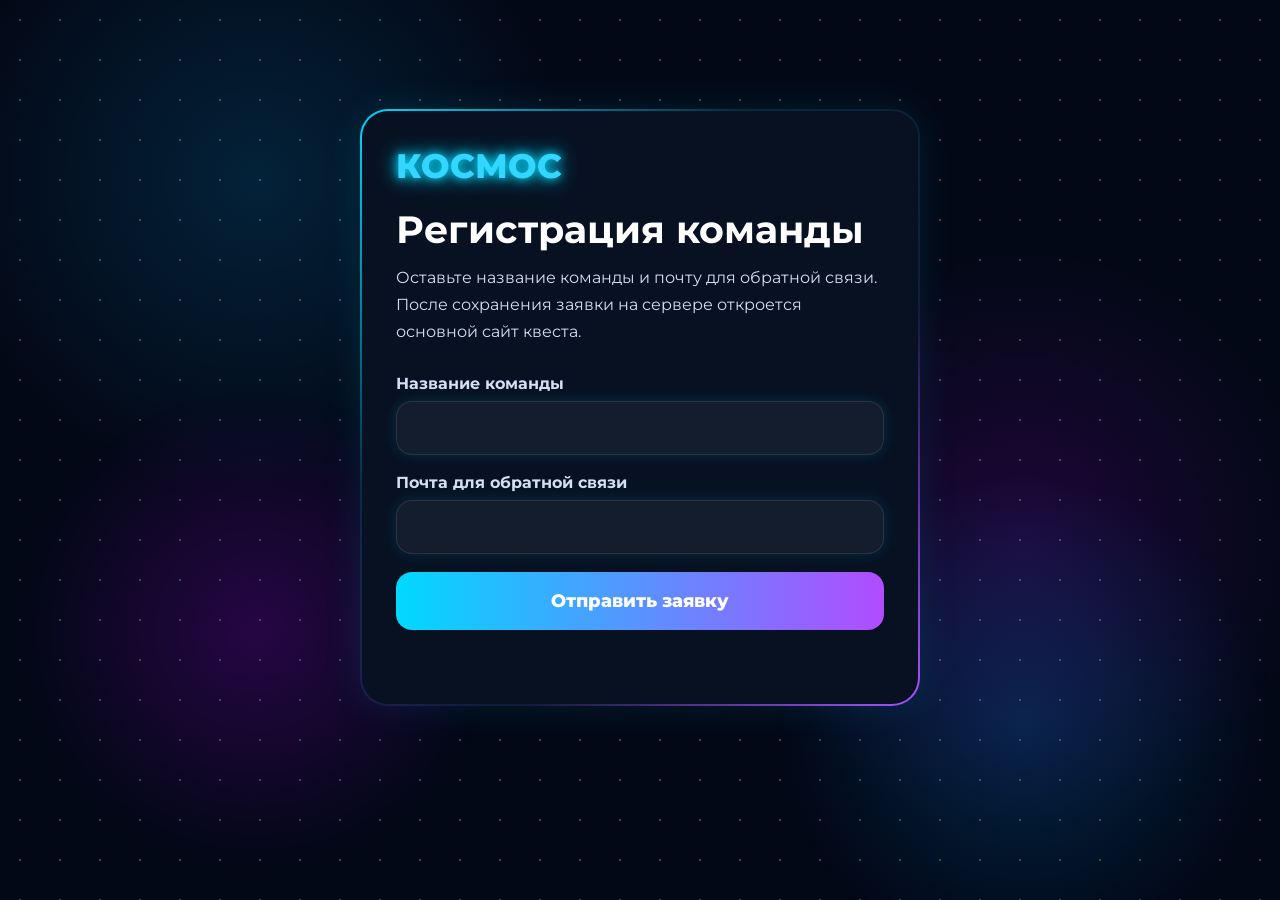
<file: index.html>
<!DOCTYPE html>
<html lang="ru">
<head>
    <meta charset="UTF-8">
    <meta name="viewport" content="width=device-width, initial-scale=1.0">

    <title>Космос Квест</title>

    <link rel="preconnect" href="https://fonts.googleapis.com">
    <link rel="preconnect" href="https://fonts.gstatic.com" crossorigin>

    <link
        href="https://fonts.googleapis.com/css2?family=Montserrat:wght@400;500;600;700;800&display=swap"
        rel="stylesheet">

    <link rel="stylesheet" href="style.css">
</head>
<body>

<div class="container">

    <nav class="navbar">

        <div class="logo">КОСМОС</div>

        <div class="menu">
            <a class="menu-link active" href="index.html">Задачи</a>
            <a class="menu-link" href="theory.html">Справка</a>
            <a class="menu-link" href="progress.html">Прогресс</a>
            <a class="menu-link" href="leaderboard.html">Таблица лидеров</a>
            <a class="menu-link" href="register.html">Регистрация</a>
        </div>

        <div class="profile">
            <div class="avatar"></div>
            <div>
                <div>Профиль</div>
                <small>KosmosNav99</small>
            </div>
        </div>

    </nav>

    <h1 class="title">
        КОСМОС КВЕСТ: РЕШЕНИЕ ЗАДАЧ
    </h1>

    <div class="content">

        <div class="card">

            <div class="card-inner">

                <!-- ===== СЛАЙД 1: КОМИКС-КАРТИНКА (15 секунд) ===== -->
                <div id="comicStage">

                    <div class="task-title" id="comicTitle">
                        Загрузка...
                    </div>

                    <div class="task-image" id="comicImage">
                        ИЛЛЮСТРАЦИЯ ЗАГРУЖАЕТСЯ...
                    </div>

                    <p class="intro-hint" id="comicHint" style="margin-top:15px;color:#8899bb;">
                        Подождите 15 секунд...
                    </p>

                </div>

                <!-- ===== СЛАЙД 2: ЗАДАЧА ===== -->
                <div id="taskStage" style="display:none;">

                    <div class="task-title" id="taskTitle">
                        Загрузка...
                    </div>

                    <div class="task-text" id="taskText"></div>

                    <div class="task-image" id="taskImage">
                        ИЛЛЮСТРАЦИЯ ЗАДАЧИ
                    </div>

                </div>

            </div>

        </div>

        <div class="sidebar">

            <div class="progress-card">
                <div class="panel">

                    <div class="progress-top">
                        <span id="topXP">— XP</span>
                        <span id="topLevel">Уровень —</span>
                    </div>

                    <div class="progress">
                        <div class="progress-fill"></div>
                    </div>

                </div>
            </div>

            <!-- На слайде комикса показываем кнопку "Далее" вместо поля ответа -->
            <div class="answer-card" id="comicNextCard">
                <div class="panel" style="text-align:center;">

                    <h3>Комикс</h3>

                    <p style="color:#8899bb;margin-bottom:20px;">
                        Прочитайте описание ситуации перед заданием.
                    </p>

                    <button id="comicNextBtn" class="submit" disabled>
                        ДАЛЕЕ (15)
                    </button>

                </div>
            </div>

            <!-- На слайде задачи показываем обычное поле ответа -->
            <div class="answer-card" id="answerCard" style="display:none;">
                <div class="panel">

                    <h3>Ваш ответ</h3>

                    <input
                        id="answer"
                        type="text"
                        placeholder="Введите ответ...">

                    <button
                        id="submitBtn"
                        class="submit">
                        ПОДТВЕРДИТЬ ОТВЕТ
                    </button>

                    <div
                        id="result"
                        class="answer-result">
                    </div>

                </div>
            </div>

            <div class="help-card" id="helpCard" style="display:none;">
                <div class="panel">

                    <div class="help-item">
                        👁 Показать решение
                    </div>

                    <div class="help-item">
                        💡 Подсказка
                    </div>

                </div>
            </div>

        </div>

    </div>

</div>

<script src="config.js"></script>
<script src="script.js"></script>

</body>
</html>
</file>
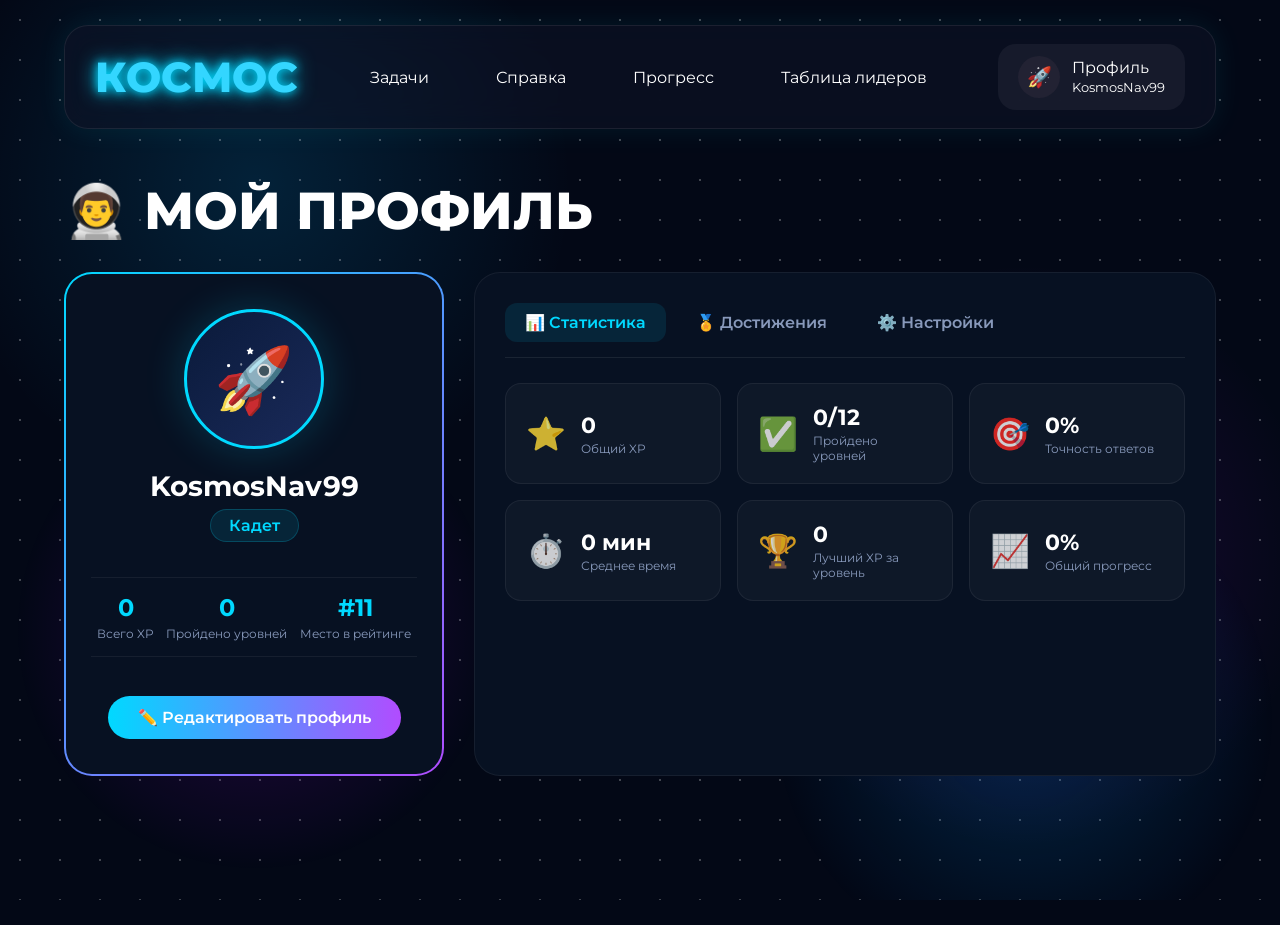
<file: profile.html>
<!-- profile.html -->
<!DOCTYPE html>
<html lang="ru">
<head>
    <meta charset="UTF-8" />
    <meta name="viewport" content="width=device-width, initial-scale=1.0" />
    <title>Космос Квест – Мой профиль</title>
    <link rel="preconnect" href="https://fonts.googleapis.com" />
    <link rel="preconnect" href="https://fonts.gstatic.com" crossorigin />
    <link href="https://fonts.googleapis.com/css2?family=Montserrat:wght@400;500;600;700;800&display=swap" rel="stylesheet" />
    <link rel="stylesheet" href="style.css" />
    <link rel="stylesheet" href="profile.css" />
</head>
<body>

<div class="container">
    <!-- NAVBAR -->
    <nav class="navbar">
        <div class="logo">КОСМОС</div>
        <div class="menu">
            <a class="menu-link" href="index.html">Задачи</a>
            <a class="menu-link" href="theory.html">Справка</a>
            <a class="menu-link" href="progress.html">Прогресс</a>
            <a class="menu-link" href="leaderboard.html">Таблица лидеров</a>
        </div>
        <div class="profile" id="profileNav">
            <div class="avatar" id="profileAvatar"></div>
            <div>
                <div>Профиль</div>
                <small id="profileName">KosmosNav99</small>
            </div>
        </div>
    </nav>

    <h1 class="title">👨‍🚀 МОЙ ПРОФИЛЬ</h1>

    <div class="profile-grid">
        <!-- Левая колонка: аватар и основная информация -->
        <div class="profile-card">
            <div class="profile-card-inner">
                <div class="avatar-large" id="avatarLarge">
                    <span id="avatarEmoji">🚀</span>
                </div>
                <h2 id="displayName">KosmosNav99</h2>
                <p class="user-title" id="userTitle">Хранитель Кода</p>
                <div class="user-stats">
                    <div class="stat-item">
                        <span class="stat-value" id="statXP">0</span>
                        <span class="stat-label">Всего XP</span>
                    </div>
                    <div class="stat-item">
                        <span class="stat-value" id="statLevels">0</span>
                        <span class="stat-label">Пройдено уровней</span>
                    </div>
                    <div class="stat-item">
                        <span class="stat-value" id="statRank">#0</span>
                        <span class="stat-label">Место в рейтинге</span>
                    </div>
                </div>
                <button class="edit-profile-btn" id="editProfileBtn">✏️ Редактировать профиль</button>
            </div>
        </div>

        <!-- Правая колонка: детальная информация -->
        <div class="profile-details">
            <!-- Вкладки -->
            <div class="tabs">
                <button class="tab-btn active" data-tab="stats">📊 Статистика</button>
                <button class="tab-btn" data-tab="achievements">🏅 Достижения</button>
                <button class="tab-btn" data-tab="settings">⚙️ Настройки</button>
            </div>

            <!-- Содержимое вкладок -->
            <div class="tab-content">
                <!-- Вкладка: Статистика -->
                <div class="tab-panel active" id="tabStats">
                    <div class="stats-grid-detailed">
                        <div class="stat-box-detailed">
                            <div class="stat-icon">⭐</div>
                            <div>
                                <div class="stat-number" id="detailXP">0</div>
                                <div class="stat-label">Общий XP</div>
                            </div>
                        </div>
                        <div class="stat-box-detailed">
                            <div class="stat-icon">✅</div>
                            <div>
                                <div class="stat-number" id="detailSolved">0/12</div>
                                <div class="stat-label">Пройдено уровней</div>
                            </div>
                        </div>
                        <div class="stat-box-detailed">
                            <div class="stat-icon">🎯</div>
                            <div>
                                <div class="stat-number" id="detailAccuracy">0%</div>
                                <div class="stat-label">Точность ответов</div>
                            </div>
                        </div>
                        <div class="stat-box-detailed">
                            <div class="stat-icon">⏱️</div>
                            <div>
                                <div class="stat-number" id="detailAvgTime">0 мин</div>
                                <div class="stat-label">Среднее время</div>
                            </div>
                        </div>
                        <div class="stat-box-detailed">
                            <div class="stat-icon">🏆</div>
                            <div>
                                <div class="stat-number" id="detailBestXP">0</div>
                                <div class="stat-label">Лучший XP за уровень</div>
                            </div>
                        </div>
                        <div class="stat-box-detailed">
                            <div class="stat-icon">📈</div>
                            <div>
                                <div class="stat-number" id="detailProgress">0%</div>
                                <div class="stat-label">Общий прогресс</div>
                            </div>
                        </div>
                    </div>
                </div>

                <!-- Вкладка: Достижения -->
                <div class="tab-panel" id="tabAchievements">
                    <div class="achievements-grid" id="achievementsContainer">
                        <!-- Достижения будут добавлены скриптом -->
                    </div>
                </div>

                <!-- Вкладка: Настройки -->
                <div class="tab-panel" id="tabSettings">
                    <div class="settings-group">
                        <h3>👤 Изменить имя</h3>
                        <div class="settings-row">
                            <input type="text" id="newUsername" placeholder="Новое имя пользователя" maxlength="20" />
                            <button class="settings-btn" id="saveUsernameBtn">Сохранить</button>
                        </div>
                        <small style="color: #8899bb;">Имя должно содержать только буквы, цифры и символы _ -</small>
                    </div>

                    <div class="settings-group">
                        <h3>🎨 Аватар</h3>
                        <div class="avatar-options">
                            <button class="avatar-option" data-emoji="🚀">🚀</button>
                            <button class="avatar-option" data-emoji="👨‍🚀">👨‍🚀</button>
                            <button class="avatar-option" data-emoji="🛸">🛸</button>
                            <button class="avatar-option" data-emoji="🌌">🌌</button>
                            <button class="avatar-option" data-emoji="⭐">⭐</button>
                            <button class="avatar-option" data-emoji="🪐">🪐</button>
                            <button class="avatar-option" data-emoji="🌠">🌠</button>
                            <button class="avatar-option" data-emoji="🤖">🤖</button>
                        </div>
                    </div>

                    <div class="settings-group">
                        <h3>🗑️ Опасная зона</h3>
                        <button class="settings-btn danger" id="resetAllBtn">Сбросить весь прогресс</button>
                        <small style="color: #ff6b6b;">Это действие нельзя отменить. Все данные будут удалены.</small>
                    </div>
                </div>
            </div>
        </div>
    </div>
</div>

<!-- Подключаем JavaScript -->
<script src="profile.js"></script>
</body>
</html>
</file>
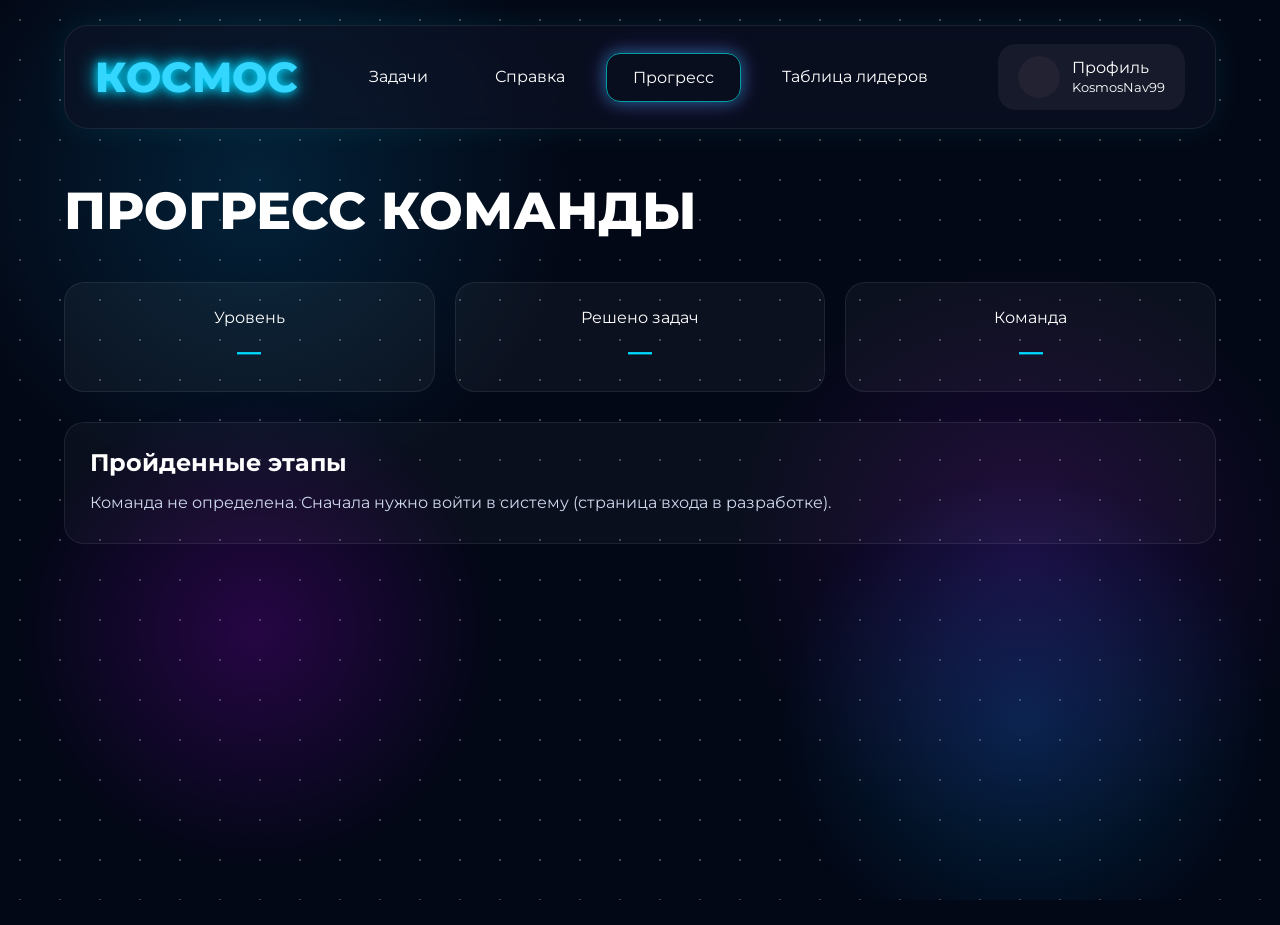
<file: progress.html>
<!DOCTYPE html>
<html lang="ru">
<head>
    <meta charset="UTF-8">
    <meta name="viewport" content="width=device-width, initial-scale=1.0">

    <title>Космос Квест — Прогресс</title>

    <link rel="preconnect" href="https://fonts.googleapis.com">
    <link rel="preconnect" href="https://fonts.gstatic.com" crossorigin>

    <link
        href="https://fonts.googleapis.com/css2?family=Montserrat:wght@400;500;600;700;800&display=swap"
        rel="stylesheet">

    <link rel="stylesheet" href="style.css">
</head>
<body>

<div class="container">

    <nav class="navbar">

        <div class="logo">КОСМОС</div>

        <div class="menu">
            <a class="menu-link" href="index.html">Задачи</a>
            <a class="menu-link" href="theory.html">Справка</a>
            <a class="menu-link active" href="progress.html">Прогресс</a>
            <a class="menu-link" href="leaderboard.html">Таблица лидеров</a>
        </div>

        <div class="profile">
            <div class="avatar"></div>
            <div>
                <div>Профиль</div>
                <small>KosmosNav99</small>
            </div>
        </div>

    </nav>

    <h1 class="title">
        ПРОГРЕСС КОМАНДЫ
    </h1>

    <div class="page-layout">

        <div class="stats-grid" id="statsGrid">
            <div class="stat-box">
                <div>Уровень</div>
                <h2 id="statLevel">—</h2>
            </div>
            <div class="stat-box">
                <div>Решено задач</div>
                <h2 id="statSolved">—</h2>
            </div>
            <div class="stat-box">
                <div>Команда</div>
                <h2 id="statTeamName">—</h2>
            </div>
        </div>

        <div class="lesson-card">
            <h2>Пройденные этапы</h2>
            <div id="stagesList">
                <p>Загрузка...</p>
            </div>
        </div>

    </div>

</div>

<script src="config.js"></script>
<script src="progress.js"></script>

</body>
</html>
</file>
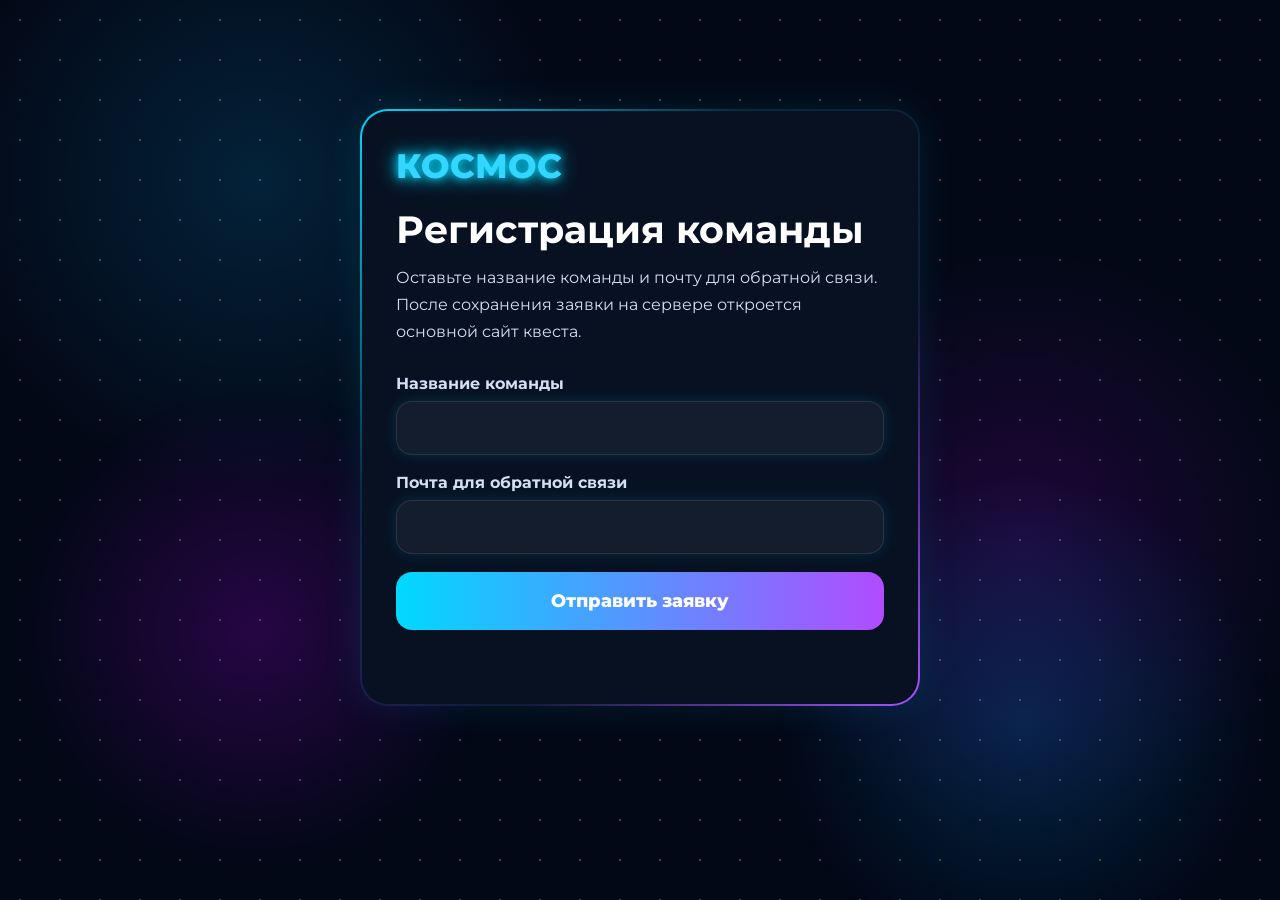
<file: register.html>
<!DOCTYPE html>
<html lang="ru">
<head>
    <meta charset="UTF-8">
    <meta name="viewport" content="width=device-width, initial-scale=1.0">
    <title>Космос Квест - Регистрация команды</title>
    <link rel="preconnect" href="https://fonts.googleapis.com">
    <link rel="preconnect" href="https://fonts.gstatic.com" crossorigin>
    <link href="https://fonts.googleapis.com/css2?family=Montserrat:wght@400;500;600;700;800&display=swap" rel="stylesheet">
    <link rel="stylesheet" href="style.css">
    <style>
        .registration-wrap {
            min-height: calc(100vh - 50px);
            display: grid;
            align-items: center;
            padding: 25px 0 60px;
        }

        .registration-card {
            width: min(560px, 100%);
            margin: 0 auto;
            padding: 2px;
            border-radius: 28px;
            background: linear-gradient(135deg, #00d9ff, rgba(0,217,255,.12), rgba(177,76,255,.12), #b14cff);
        }

        .registration-inner {
            background: #071122;
            border-radius: 26px;
            padding: 34px;
            box-shadow: 0 0 40px rgba(0,217,255,.12);
        }

        .registration-inner h1 {
            margin: 0 0 12px;
            font-size: 38px;
            line-height: 1.12;
        }

        .registration-inner p {
            color: #d4def5;
            line-height: 1.7;
            margin-bottom: 28px;
        }

        .registration-form {
            display: grid;
            gap: 18px;
        }

        .registration-form label {
            display: grid;
            gap: 8px;
            color: #d4def5;
            font-weight: 700;
        }

        .registration-form input {
            min-height: 54px;
            border: 1px solid rgba(255,255,255,.1);
            border-radius: 16px;
            background: rgba(255,255,255,.05);
            color: white;
            padding: 0 18px;
            font: inherit;
            outline: none;
        }

        .registration-form input:focus {
            border-color: rgba(0,217,255,.75);
            box-shadow: 0 0 0 4px rgba(0,217,255,.12);
        }

        .registration-form button {
            min-height: 58px;
            border: none;
            cursor: pointer;
            color: white;
            font: inherit;
            font-size: 18px;
            font-weight: 800;
            border-radius: 16px;
            background: linear-gradient(90deg, #00d9ff, #b14cff);
            transition: .3s;
        }

        .registration-form button:hover {
            transform: translateY(-2px);
            box-shadow: 0 0 24px rgba(0,217,255,.35);
        }

        .registration-form button:disabled {
            cursor: wait;
            opacity: .75;
            transform: none;
        }

        .registration-message {
            min-height: 22px;
            color: #00ffcc;
            font-weight: 600;
        }

        .registration-message.error {
            color: #ff7c9b;
        }
    </style>
</head>
<body>
<div class="container registration-wrap">
    <div class="registration-card">
        <div class="registration-inner">
            <div class="logo" style="font-size: 34px; margin-bottom: 22px;">КОСМОС</div>
            <h1>Регистрация команды</h1>
            <p>Оставьте название команды и почту для обратной связи. После сохранения заявки на сервере откроется основной сайт квеста.</p>

            <form class="registration-form" id="registrationForm">
                <label>
                    Название команды
                    <input id="teamName" name="name" type="text" minlength="2" maxlength="50" autocomplete="organization" required>
                </label>
                <label>
                    Почта для обратной связи
                    <input id="teamEmail" name="email" type="email" autocomplete="email" required>
                </label>
                <button id="submitButton" type="submit">Отправить заявку</button>
                <div class="registration-message" id="registrationMessage" role="status" aria-live="polite"></div>
            </form>
        </div>
    </div>
</div>

<script>
    const form = document.getElementById("registrationForm");
    const message = document.getElementById("registrationMessage");
    const submitButton = document.getElementById("submitButton");
    const apiBase = "http://26.239.170.23:8000/api";

    function readJsonFromStorage(key, fallback) {
        try {
            const value = localStorage.getItem(key);
            return value ? JSON.parse(value) : fallback;
        } catch (_) {
            return fallback;
        }
    }

    function saveTeamLocally(name, email) {
        const profile = readJsonFromStorage("profileData", {});

        localStorage.setItem("registeredTeamName", name);
        localStorage.setItem("registeredTeamEmail", email);
        localStorage.setItem("isRegistered", "true");
        localStorage.setItem("profileData", JSON.stringify({
            username: name,
            avatar: profile.avatar || "🚀",
            totalXP: parseInt(localStorage.getItem("totalXP")) || 0,
            completedLevels: readJsonFromStorage("completedLevels", []),
            attempts: profile.attempts || {},
            startTimes: profile.startTimes || {}
        }));
    }

    async function getErrorMessage(response) {
        try {
            const errorData = await response.json();
            if (Array.isArray(errorData.detail)) {
                return errorData.detail.map((item) => item.msg || item.type).join("; ");
            }
            return errorData.detail || `${response.status} ${response.statusText}`;
        } catch (_) {
            if (response.status === 404) {
                return "Team already exists or event was not found";
            }
            if (response.status === 500) {
                return "Server error. Check event_id on the backend";
            }
            return `${response.status} ${response.statusText}`;
        }
    }

    // После регистрации команды нужно сразу войти, чтобы получить токен
    // для дальнейшей игры (start_stage/finish_stage требуют авторизации).
    //
    // ⚠️ ВРЕМЕННОЕ РЕШЕНИЕ: ручка get_password_for_event оказалась
    // административной (требует прав админа, которых у только что
    // зарегистрированной команды нет) — вызов с фронта команды
    // возвращал ошибку. Пока на бэке у ВСЕХ команд один и тот же
    // фиксированный пароль "StrongP@ssw0rd" (подтверждено бэкендером),
    // логинимся им напрямую, без похода за индивидуальным паролем.
    //
    // Когда бэк введёт реальные индивидуальные пароли — нужно будет
    // либо показывать пароль команде после регистрации (если бэк
    // будет его возвращать в ответе team/register), либо организатор
    // должен выдавать пароли вручную через админский интерфейс.
    const TEMPORARY_FIXED_PASSWORD = "StrongP@ssw0rd";

    // ⚠️ event_id больше НЕ зашит жёстко в коде — он раньше был устаревшим
    // и из-за этого регистрация падала с 404 (событие с тем ID не существовало
    // на бэке). Теперь event_id запрашивается динамически через
    // GET /api/event/get_all и берётся из первого события в списке.
    //
    // Это рабочее решение только пока в системе ОДНО активное соревнование.
    // Если будет несколько событий одновременно — нужно дать организатору
    // выбрать нужное (например, через выпадающий список на этой странице).

    async function getCurrentEventId() {

        const response = await fetch(`${apiBase}/event/get_all`);

        if (!response.ok) {
            throw new Error("Не удалось получить список событий с сервера");
        }

        const data = await response.json();

        if (!Array.isArray(data.events) || data.events.length === 0) {
            throw new Error("На сервере не найдено ни одного события");
        }

        return data.events[0].unique_id;
    }

    async function autoLoginAfterRegister(teamName) {

        const loginResponse = await fetch(`${apiBase}/authorize/team/login`, {
            method: "POST",
            headers: { "Content-Type": "application/json" },
            body: JSON.stringify({
                name: teamName,
                password: { value: TEMPORARY_FIXED_PASSWORD }
            })
        });

        if (!loginResponse.ok) {
            throw new Error("Не удалось войти под только что зарегистрированной командой");
        }

        const loginData = await loginResponse.json();
        localStorage.setItem("access_token", loginData.access_token);
        localStorage.setItem("refresh_token", loginData.refresh_token);
        localStorage.setItem("team_name", teamName);
    }

    form.addEventListener("submit", async (event) => {
        event.preventDefault();
        message.classList.remove("error");

        if (!form.checkValidity()) {
            message.textContent = "Проверьте название команды и адрес почты.";
            message.classList.add("error");
            return;
        }

        const name = document.getElementById("teamName").value.trim();
        const email = document.getElementById("teamEmail").value.trim();
        submitButton.disabled = true;
        message.textContent = "Получаем данные события...";

        try {
            const eventId = await getCurrentEventId();

            message.textContent = "Сохраняем заявку на сервере...";

            const response = await fetch(`${apiBase}/team/register`, {
                method: "POST",
                headers: { "Content-Type": "application/json" },
                body: JSON.stringify({
                    name,
                    email,
                    event_id: eventId
                })
            });

            if (!response.ok) {
                throw new Error(await getErrorMessage(response));
            }

            saveTeamLocally(name, email);

            message.textContent = "Получаем доступ к игре...";
            await autoLoginAfterRegister(name);

            message.textContent = "Готово! Переходим к квесту...";
            window.setTimeout(() => {
                window.location.href = "index.html";
            }, 700);
        } catch (error) {
            const fallbackErrorMessage = `Registration failed: ${error.message}`;
            message.textContent = fallbackErrorMessage;
            message.textContent = "Не удалось сохранить заявку. Проверьте, что backend запущен.";
            message.classList.add("error");
            message.textContent = fallbackErrorMessage;
            submitButton.disabled = false;
        }
    });
</script>
</body>
</html>
</file>
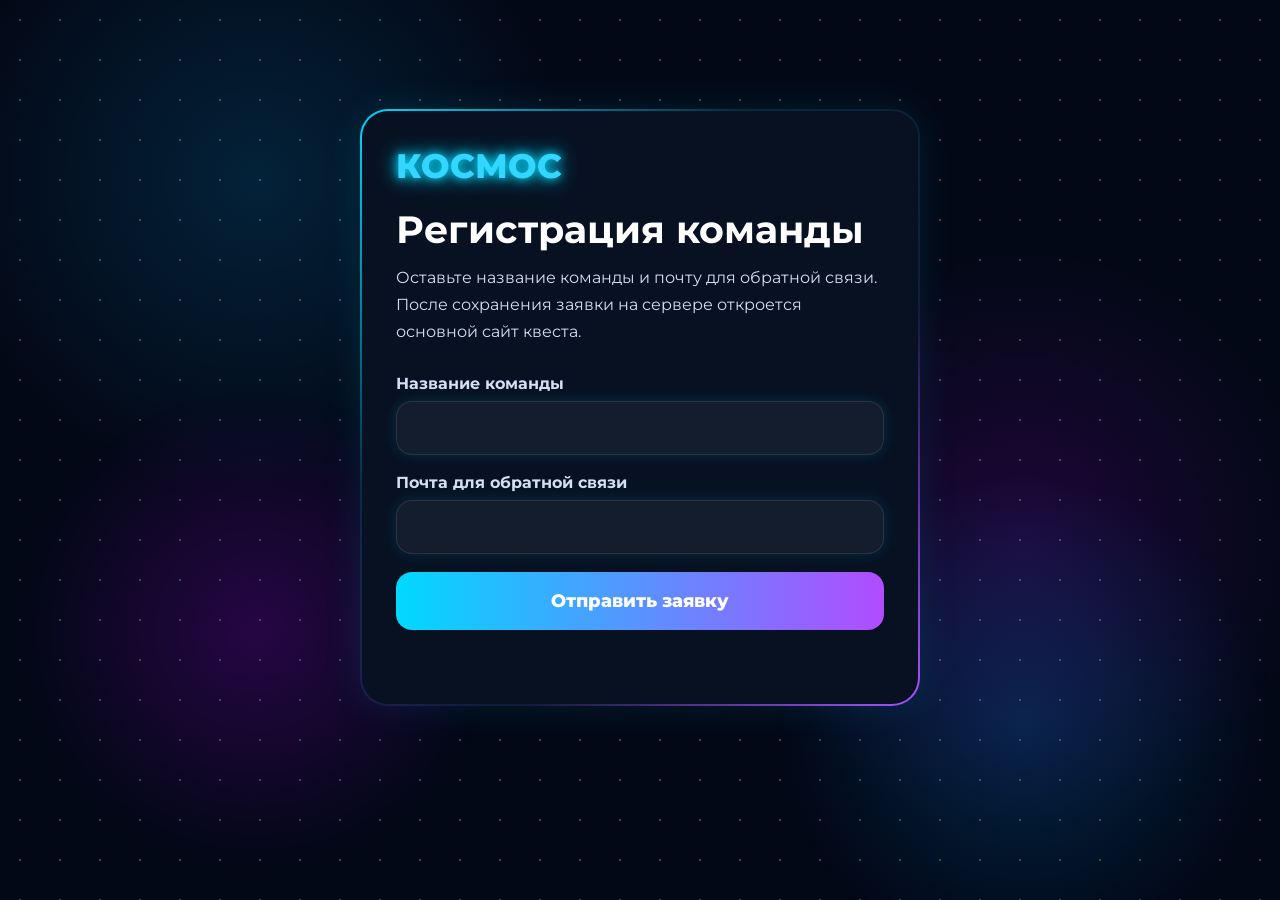
<file: theory.html>
<!DOCTYPE html>
<html lang="ru">
<head>
    <meta charset="UTF-8">
    <meta name="viewport" content="width=device-width, initial-scale=1.0">
    <title>Космос Квест – Справка</title>
    <link rel="preconnect" href="https://fonts.googleapis.com">
    <link rel="preconnect" href="https://fonts.gstatic.com" crossorigin>
    <link href="https://fonts.googleapis.com/css2?family=Montserrat:wght@400;500;600;700;800&display=swap" rel="stylesheet">
    <link rel="stylesheet" href="style.css">
    <style>
        details {
            background: rgba(255,255,255,0.05);
            border-radius: 20px;
            padding: 15px 20px;
            margin-bottom: 20px;
            border: 1px solid rgba(0,217,255,0.3);
        }
        summary {
            font-size: 24px;
            font-weight: bold;
            cursor: pointer;
            color: #00d9ff;
        }
        .theory-content {
            margin-top: 15px;
            line-height: 1.6;
            padding-left: 20px;
            border-left: 3px solid #00d9ff;
        }
    </style>
</head>
<body>

<div class="container">
    <nav class="navbar">
        <div class="logo">КОСМОС</div>
        <div class="menu">
            <a class="menu-link" href="index.html">Задачи</a>
            <a class="menu-link active" href="theory.html">Справка</a>
            <a class="menu-link" href="progress.html">Прогресс</a>
            <a class="menu-link" href="leaderboard.html">Таблица лидеров</a>
        </div>
        <div class="profile">
            <div class="avatar"></div>
            <div>
                <div>Профиль</div>
                <small>KosmosNav99</small>
            </div>
        </div>
    </nav>

    <h1 class="title">Справочная информация</h1>

    <div class="content" style="grid-template-columns: 1fr;">
        <!-- Выпадающий список: Сюжет -->
        <details>
            <summary>📖 Сюжет игры</summary>
            <div class="theory-content">
                <p>Игроки помогают экипажу корабля «Аргус» исследовать таинственный сигнал с планеты Ксерон-7. Пройдя сквозь руины древней цивилизации Протонов, команда сталкивается с кодовыми замками, алгоритмическими завалами, лабиринтами логики, шифрами, передачей данных и поиском пути. После успешного завершения отборочного этапа открывается финальный ледяной архив Аквилона, где задания становятся сложнее.</p>
            </div>
        </details>

        <!-- Выпадающий список: Персонажи -->
        <details>
            <summary>👨‍🚀 Персонажи</summary>
            <div class="theory-content">
                <ul style="margin-left: 20px;">
                    <li><strong>Капитан Лео</strong> – лидер команды, ярко-синий акцент. Принимает решения, указывает путь.</li>
                    <li><strong>Астра</strong> – навигатор и картограф, фиолетовый акцент. Считает маршруты и логические развилки.</li>
                    <li><strong>Тео</strong> – инженер, оранжевый акцент. Отвечает за взлом замков и робота «Байта».</li>
                    <li><strong>Робот «Байт»</strong> – талисман, маленький колёсный робот с синим глазом. Помогает в алгоритмических задачах.</li>
                </ul>
            </div>
        </details>

        <!-- Выпадающий список: Виды задач -->
        <details>
            <summary>🧩 Типы заданий</summary>
            <div class="theory-content">
                <ul>
                    <li><strong>Системы счисления</strong> – перевод чисел из двоичной, восьмеричной, шестнадцатеричной в десятичную.</li>
                    <li><strong>Алгоритмы</strong> – поиск оптимального маршрута для робота, минимизация шагов.</li>
                    <li><strong>Булева логика</strong> – вычисление истинности выражений с AND, OR, NOT.</li>
                    <li><strong>Шифры</strong> – дешифровка и шифрование методом Цезаря (ROT13 и другие сдвиги).</li>
                    <li><strong>Измерение информации</strong> – расчёт времени передачи файлов, объёма данных.</li>
                    <li><strong>Графы</strong> – нахождение кратчайшего пути по взвешенной схеме комнат.</li>
                </ul>
            </div>
        </details>

        <details>
            <summary>🚀 Как играть</summary>
            <div class="theory-content">
                <p>На главной странице последовательно появляются комиксы и задания. Введите ответ в поле и нажмите «Подтвердить ответ». За каждый правильный ответ вы получаете XP, которые увеличивают ваш уровень. Если ответ неверный – можно использовать подсказку. Прогресс автоматически сохраняется в браузере. После прохождения всех 12 уровней вы увидите финальный экран победы.</p>
            </div>
        </details>
    </div>
</div>

<script src="script.js"></script>
</body>
</html>
</file>
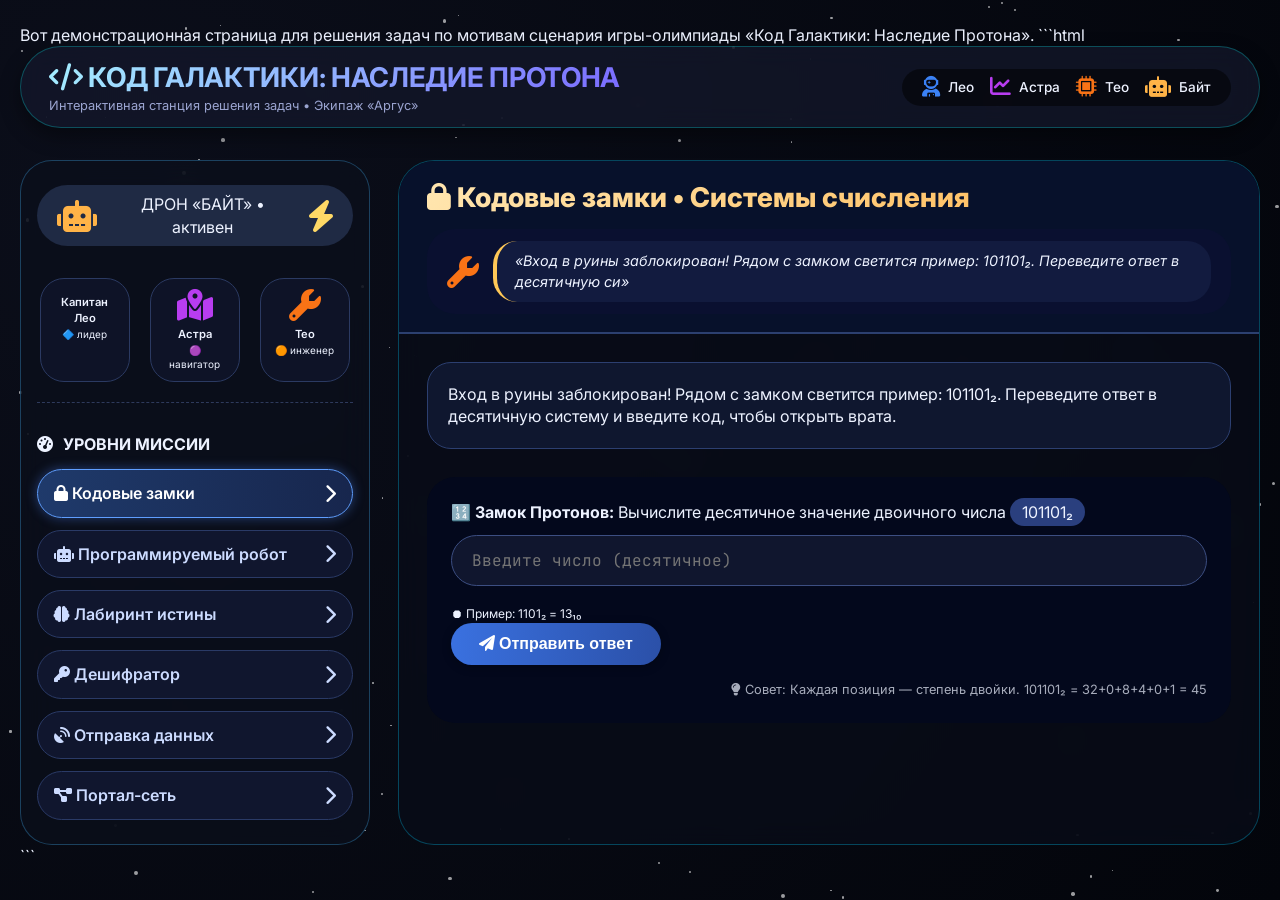
<file: frontend/prew.html>
Вот демонстрационная страница для решения задач по мотивам сценария игры-олимпиады «Код Галактики: Наследие Протона».
```html
<!DOCTYPE html>
<html lang="ru">
<head>
    <meta charset="UTF-8">
    <meta name="viewport" content="width=device-width, initial-scale=1.0, user-scalable=yes">
    <title>Код Галактики: Наследие Протона — Решение задач</title>
    <link href="https://fonts.googleapis.com/css2?family=Inter:opsz,wght@14..32,400;14..32,500;14..32,600;14..32,700&family=JetBrains+Mono:wght@400;500&display=swap" rel="stylesheet">
    <link rel="stylesheet" href="https://cdnjs.cloudflare.com/ajax/libs/font-awesome/6.0.0-beta3/css/all.min.css">
    <style>
        * {
            margin: 0;
            padding: 0;
            box-sizing: border-box;
        }

        body {
            background: radial-gradient(circle at 10% 20%, #0B0E1A, #03050B);
            font-family: 'Inter', sans-serif;
            color: #EDF2FF;
            line-height: 1.4;
            min-height: 100vh;
            padding: 24px 20px;
        }

        /* звездный фон */
        .stars {
            position: fixed;
            top: 0;
            left: 0;
            width: 100%;
            height: 100%;
            pointer-events: none;
            z-index: 0;
        }

        .star {
            position: absolute;
            background-color: white;
            border-radius: 50%;
            opacity: 0.6;
            animation: twinkle 2s infinite alternate;
        }

        @keyframes twinkle {
            0% { opacity: 0.2; transform: scale(1);}
            100% { opacity: 1; transform: scale(1.1);}
        }

        /* основной контейнер */
        .app-container {
            max-width: 1400px;
            margin: 0 auto;
            position: relative;
            z-index: 2;
        }

        /* хедер */
        .game-header {
            display: flex;
            justify-content: space-between;
            align-items: center;
            flex-wrap: wrap;
            background: rgba(20, 25, 45, 0.7);
            backdrop-filter: blur(12px);
            border-radius: 48px;
            padding: 12px 28px;
            margin-bottom: 32px;
            border: 1px solid rgba(0, 255, 255, 0.25);
            box-shadow: 0 8px 20px rgba(0,0,0,0.4);
        }

        .title-section h1 {
            font-size: 1.7rem;
            font-weight: 700;
            background: linear-gradient(135deg, #A5F0FF, #7A6AFF);
            -webkit-background-clip: text;
            background-clip: text;
            color: transparent;
            letter-spacing: -0.3px;
        }

        .title-section p {
            font-size: 0.8rem;
            color: #9BA4D0;
        }

        .crew-badge {
            display: flex;
            gap: 16px;
            background: rgba(0,0,0,0.5);
            padding: 8px 20px;
            border-radius: 60px;
        }

        .crew-icon {
            display: flex;
            align-items: center;
            gap: 8px;
            font-size: 0.85rem;
            font-weight: 500;
        }

        .crew-icon i {
            font-size: 1.3rem;
        }

        /* основной layout */
        .mission-layout {
            display: flex;
            flex-wrap: wrap;
            gap: 28px;
        }

        /* левая панель: команда и уровни */
        .sidebar {
            flex: 1.1;
            min-width: 260px;
            background: rgba(12, 16, 28, 0.65);
            backdrop-filter: blur(16px);
            border-radius: 32px;
            padding: 24px 16px;
            border: 1px solid rgba(72, 187, 255, 0.3);
            height: fit-content;
        }

        .team-panel {
            text-align: center;
            margin-bottom: 30px;
            border-bottom: 1px dashed #2E3A5C;
            padding-bottom: 20px;
        }

        .robot-byte {
            background: #1F2A44;
            border-radius: 60px;
            display: inline-flex;
            align-items: center;
            gap: 12px;
            padding: 8px 20px;
            margin-bottom: 20px;
        }

        .robot-byte i {
            font-size: 2rem;
            color: #FFB347;
        }

        .characters {
            display: flex;
            flex-wrap: wrap;
            justify-content: center;
            gap: 20px;
            margin-top: 12px;
        }

        .char-card {
            background: #0E1327;
            border-radius: 24px;
            padding: 10px 12px;
            width: 90px;
            text-align: center;
            transition: 0.2s;
            border: 1px solid #2B3A62;
        }

        .char-card i {
            font-size: 2rem;
        }

        .char-card .name {
            font-size: 0.7rem;
            font-weight: 600;
            margin-top: 6px;
        }

        .accent-blue { color: #3B82F6; }
        .accent-purple { color: #B83DF0; }
        .accent-orange { color: #F97316; }

        .level-selector {
            margin-top: 20px;
        }

        .level-selector h3 {
            font-size: 1rem;
            margin-bottom: 14px;
            display: flex;
            align-items: center;
            gap: 10px;
        }

        .level-buttons {
            display: flex;
            flex-direction: column;
            gap: 12px;
        }

        .level-btn {
            background: #10162E;
            border: 1px solid #2A3A66;
            border-radius: 40px;
            padding: 12px 16px;
            font-weight: 600;
            cursor: pointer;
            transition: all 0.2s;
            display: flex;
            justify-content: space-between;
            align-items: center;
            color: #CCDBFF;
        }

        .level-btn.active {
            background: linear-gradient(95deg, #1F3A6B, #17264D);
            border-color: #5F9EFF;
            box-shadow: 0 0 12px rgba(79, 138, 255, 0.4);
            color: white;
        }

        .level-btn:hover {
            background: #1E2952;
            transform: translateX(4px);
        }

        .level-icon {
            font-size: 1.2rem;
        }

        /* правая часть - задача */
        .task-area {
            flex: 3;
            min-width: 300px;
            background: rgba(8, 12, 24, 0.75);
            backdrop-filter: blur(12px);
            border-radius: 36px;
            border: 1px solid rgba(0, 210, 255, 0.3);
            overflow: hidden;
            transition: all 0.2s;
        }

        .comic-header {
            background: #07112B;
            padding: 18px 28px;
            border-bottom: 2px solid #2C4070;
        }

        .level-title {
            font-size: 1.7rem;
            font-weight: 800;
            background: linear-gradient(135deg, #FFE6B0, #FFB347);
            -webkit-background-clip: text;
            background-clip: text;
            color: transparent;
        }

        .character-speech {
            display: flex;
            gap: 14px;
            margin-top: 12px;
            background: #0A1030;
            border-radius: 28px;
            padding: 12px 20px;
            align-items: center;
        }

        .speech-bubble {
            background: #121B3F;
            border-radius: 24px;
            padding: 10px 18px;
            font-style: italic;
            font-size: 0.9rem;
            border-left: 4px solid #FFC857;
        }

        .task-body {
            padding: 28px;
        }

        .task-description {
            background: #0F172F;
            border-radius: 24px;
            padding: 20px;
            margin-bottom: 28px;
            border: 1px solid #2C3F70;
        }

        .interactive-box {
            background: #03081C;
            border-radius: 28px;
            padding: 24px;
            margin-top: 10px;
        }

        .answer-input {
            width: 100%;
            padding: 14px 20px;
            border-radius: 48px;
            border: none;
            background: #10162E;
            color: white;
            font-size: 1rem;
            font-family: 'JetBrains Mono', monospace;
            margin: 12px 0;
            border: 1px solid #3C4E82;
        }

        button.submit {
            background: linear-gradient(95deg, #3A71E0, #2B50A8);
            border: none;
            padding: 12px 28px;
            border-radius: 48px;
            font-weight: bold;
            font-size: 1rem;
            color: white;
            cursor: pointer;
            transition: 0.2s;
            box-shadow: 0 2px 10px rgba(0,0,0,0.3);
        }

        button.submit:hover {
            transform: scale(1.02);
            background: #4C83FF;
        }

        .feedback {
            margin-top: 20px;
            padding: 14px;
            border-radius: 28px;
            background: #0B1129;
            border-left: 6px solid #FFC857;
            font-weight: 500;
        }

        .robot-grid {
            display: inline-grid;
            grid-template-columns: repeat(3, 50px);
            gap: 8px;
            background: #071130;
            padding: 16px;
            border-radius: 24px;
            margin: 16px 0;
        }

        .grid-cell {
            width: 50px;
            height: 50px;
            background: #15204A;
            border-radius: 12px;
            display: flex;
            align-items: center;
            justify-content: center;
            font-size: 1.4rem;
        }

        .legend {
            font-size: 0.75rem;
            margin-top: 8px;
        }

        @media (max-width: 820px) {
            .robot-grid { grid-template-columns: repeat(3, 40px); }
            .grid-cell { width: 40px; height: 40px; }
            .level-title { font-size: 1.3rem; }
        }
    </style>
</head>
<body>
<div class="stars" id="starsContainer"></div>
<div class="app-container">
    <div class="game-header">
        <div class="title-section">
            <h1><i class="fas fa-code"></i> КОД ГАЛАКТИКИ: НАСЛЕДИЕ ПРОТОНА</h1>
            <p>Интерактивная станция решения задач • Экипаж «Аргус»</p>
        </div>
        <div class="crew-badge">
            <div class="crew-icon"><i class="fas fa-user-astronaut" style="color:#3B82F6"></i> <span>Лео</span></div>
            <div class="crew-icon"><i class="fas fa-chart-line" style="color:#B83DF0"></i> <span>Астра</span></div>
            <div class="crew-icon"><i class="fas fa-microchip" style="color:#F97316"></i> <span>Тео</span></div>
            <div class="crew-icon"><i class="fas fa-robot" style="color:#FFB347"></i> <span>Байт</span></div>
        </div>
    </div>

    <div class="mission-layout">
        <!-- Левая панель -->
        <div class="sidebar">
            <div class="team-panel">
                <div class="robot-byte">
                    <i class="fas fa-robot"></i> <span>ДРОН «БАЙТ» • активен</span> <i class="fas fa-bolt" style="color:#FFD966"></i>
                </div>
                <div class="characters">
                    <div class="char-card"><i class="fas fa-user-captain accent-blue"></i><div class="name">Капитан Лео</div><span style="font-size:10px;">🔷 лидер</span></div>
                    <div class="char-card"><i class="fas fa-map-marked-alt accent-purple"></i><div class="name">Астра</div><span style="font-size:10px;">🟣 навигатор</span></div>
                    <div class="char-card"><i class="fas fa-wrench accent-orange"></i><div class="name">Тео</div><span style="font-size:10px;">🟠 инженер</span></div>
                </div>
            </div>
            <div class="level-selector">
                <h3><i class="fas fa-tachometer-alt"></i> УРОВНИ МИССИИ</h3>
                <div class="level-buttons" id="levelButtons">
                    <!-- динамические кнопки через js? но сразу заполним -->
                </div>
            </div>
        </div>

        <!-- Правая панель: активная задача -->
        <div class="task-area" id="taskArea">
            <!-- динамическое содержимое отрисовывается js -->
            <div class="comic-header" id="comicHeader">
                <!-- заглушка -->
            </div>
            <div class="task-body" id="taskBody">
                <!-- контент задачи -->
            </div>
        </div>
    </div>
</div>

<script>
    // Данные уровней (сценарии)
    const levels = [
        { id: 0, name: "Кодовые замки", icon: "fas fa-lock", topic: "Системы счисления", 
          desc: "Вход в руины заблокирован! Рядом с замком светится пример: 101101₂. Переведите ответ в десятичную систему и введите код, чтобы открыть врата.",
          character: "Тео", charIcon: "fa-wrench", color: "#F97316", 
          taskHTML: ()=> `<p><strong>🔢 Замок Протонов:</strong> Вычислите десятичное значение двоичного числа <span class="badge" style="background:#2A3F7E; padding:4px 12px; border-radius:20px;">101101₂</span></p>
                         <input type="text" id="answerInput" class="answer-input" placeholder="Введите число (десятичное)">
                         <div class="legend">⏺ Пример: 1101₂ = 13₁₀</div>`,
          check: (ans) => { return parseInt(ans.trim()) === 45; },
          hint: "Каждая позиция — степень двойки. 101101₂ = 32+0+8+4+0+1 = 45" 
        },
        { id: 1, name: "Программируемый робот", icon: "fas fa-robot", topic: "Алгоритмы", 
          desc: "Обвал преградил путь! Нужно запрограммировать дрона «Байт» от старта (1,1) до цели (3,3) в сетке 3x3. Оптимальный алгоритм (4 команды). Введите команды: вверх, вниз, влево, вправо (через запятую).",
          character: "Тео & Байт", charIcon: "fa-microchip", color: "#F97316",
          taskHTML: () => `<p>🤖 <strong>Поле 3x3:</strong> Робот в левом верхнем углу (1,1), цель — нижний правый угол (3,3). Двигайтесь без препятствий минимальным путём (ровно 4 шага).</p>
                         <div class="robot-grid" id="robotGridDemo"></div>
                         <input type="text" id="answerInput" class="answer-input" placeholder="Пример: вправо, вправо, вниз, вниз">
                         <div class="legend">📌 Доступные команды: вверх, вниз, влево, вправо (русскими буквами, через запятую и пробел).</div>`,
          check: (ans) => {
              let moves = ans.toLowerCase().split(',').map(s => s.trim());
              if (moves.length !== 4) return false;
              let x=1, y=1;
              for(let move of moves) {
                  if(move === 'вправо') x++;
                  else if(move === 'влево') x--;
                  else if(move === 'вниз') y++;
                  else if(move === 'вверх') y--;
                  else return false;
                  if(x<1 || x>3 || y<1 || y>3) return false;
              }
              return (x===3 && y===3);
          },
          hint: "Минимальное расстояние 4: два шага вправо + два шага вниз, порядок может быть разный (например, вниз,вниз,вправо,вправо)."
        },
        { id: 2, name: "Лабиринт истины", icon: "fas fa-brain", topic: "Булева логика", 
          desc: "Активирован Лабиринт Истины. Вычислите значение логического выражения: (True AND False) OR NOT (True OR False). Истина? Ложь?",
          character: "Астра", charIcon: "fa-chart-line", color: "#B83DF0",
          taskHTML: () => `<p>🧠 <strong>Логический вентиль:</strong> Вычислите: (ИСТИНА И ЛОЖЬ) ИЛИ НЕ (ИСТИНА ИЛИ ЛОЖЬ)</p>
                         <div style="display:flex; gap:20px; margin: 15px 0;">
                             <label><input type="radio" name="logic" value="true"> Истина (True)</label>
                             <label><input type="radio" name="logic" value="false"> Ложь (False)</label>
                         </div>`,
          check: () => { let selected = document.querySelector('input[name="logic"]:checked'); return selected && selected.value === 'false'; },
          hint: "Сначала в скобках: ИСТИНА И ЛОЖЬ = ЛОЖЬ; (ИСТИНА ИЛИ ЛОЖЬ) = ИСТИНА; НЕ ИСТИНА = ЛОЖЬ; ЛОЖЬ ИЛИ ЛОЖЬ = ЛОЖЬ. Ответ — Ложь."
        },
        { id: 3, name: "Дешифратор", icon: "fas fa-key", topic: "Шифр Цезаря", 
          desc: "Космические пираты глушат связь! Штаб прислал шифровку. Расшифруйте слово «Хпшу» (сдвиг 3 по русскому алфавиту, шифр Цезаря).",
          character: "Капитан Лео", charIcon: "fa-user-astronaut", color: "#3B82F6",
          taskHTML: () => `<p>📡 <strong>Перехвачено сообщение:</strong> «Хпшу». Сдвиг = 3 (декодирование). Введите расшифрованное слово.</p>
                         <input type="text" id="answerInput" class="answer-input" placeholder="расшифрованное слово">`,
          check: (ans) => { return ans.trim().toLowerCase() === 'стол'; },
          hint: "Русский алфавит: Х←У←С (сдвиг назад на 3). Х→С, п→л, ш→о, у→т. Получается 'Стол'."
        },
        { id: 4, name: "Отправка данных", icon: "fas fa-satellite-dish", topic: "Измерение информации", 
          desc: "Передаём научные файлы с Аквилона. Файл 8 Мбайт, скорость канала 2 Мбит/с. Вычислите время передачи в секундах.",
          character: "Тео", charIcon: "fa-microchip", color: "#F97316",
          taskHTML: () => `<p>📡 <strong>Инженерный расчёт:</strong> Файл = 8 Мбайт, скорость = 2 Мбит/с. Найдите время (секунды).</p>
                         <input type="text" id="answerInput" class="answer-input" placeholder="Введите число секунд">`,
          check: (ans) => { let time = parseInt(ans.trim()); return time === 32; },
          hint: "1 байт = 8 бит. 8 Мбайт = 64 Мбит. 64 Мбит / 2 Мбит/с = 32 секунды."
        },
        { id: 5, name: "Портал-сеть", icon: "fas fa-project-diagram", topic: "Графы и маршруты", 
          desc: "Финальный эвакуационный портал! Найдите КРАТЧАЙШЕЕ расстояние от узла A до D по графу: A-B(5), B-D(3), A-C(2), C-D(6), B-C(1). Укажите минимальную длину пути.",
          character: "Астра", charIcon: "fa-chart-line", color: "#B83DF0",
          taskHTML: () => `<p>🌀 <strong>Схема порталов:</strong> Вершины: A, B, C, D. Рёбра: A–B(5), A–C(2), B–C(1), B–D(3), C–D(6). <br> Найдите кратчайшее расстояние от A до D.</p>
                         <input type="text" id="answerInput" class="answer-input" placeholder="Целое число (расстояние)">`,
          check: (ans) => { let val = parseInt(ans.trim()); return val === 6; },
          hint: "Пути: A->B->D = 5+3=8; A->C->D=2+6=8; A->B->C->D=5+1+6=12; A->C->B->D=2+1+3=6 (минимальное). Ответ: 6."
        }
    ];

    // генерация звездного фона
    function createStars() {
        const starsContainer = document.getElementById('starsContainer');
        for(let i=0;i<200;i++) {
            let star = document.createElement('div');
            star.classList.add('star');
            let size = Math.random() * 3 + 1;
            star.style.width = size + 'px';
            star.style.height = size + 'px';
            star.style.left = Math.random() * 100 + '%';
            star.style.top = Math.random() * 100 + '%';
            star.style.animationDelay = Math.random() * 3 + 's';
            star.style.animationDuration = Math.random() * 2 + 1.5 + 's';
            starsContainer.appendChild(star);
        }
    }
    
    let activeLevelId = 0;

    function renderGridForRobot() {
        if(activeLevelId !== 1) return;
        const container = document.getElementById('robotGridDemo');
        if(!container) return;
        container.innerHTML = '';
        for(let row=1; row<=3; row++) {
            for(let col=1; col<=3; col++) {
                let cell = document.createElement('div');
                cell.classList.add('grid-cell');
                if(row===1 && col===1) cell.innerHTML = '🤖';
                else if(row===3 && col===3) cell.innerHTML = '🎯';
                else cell.innerHTML = '⬜';
                container.appendChild(cell);
            }
        }
    }

    function renderLevel(levelId) {
        const level = levels[levelId];
        if(!level) return;
        activeLevelId = levelId;
        
        // обновить активную кнопку
        document.querySelectorAll('.level-btn').forEach(btn => {
            if(parseInt(btn.dataset.id) === levelId) btn.classList.add('active');
            else btn.classList.remove('active');
        });
        
        const comicHeader = document.getElementById('comicHeader');
        comicHeader.innerHTML = `
            <div class="level-title"><i class="${level.icon}"></i> ${level.name} • ${level.topic}</div>
            <div class="character-speech">
                <i class="fas ${level.charIcon}" style="font-size:2rem; color:${level.color}"></i>
                <div class="speech-bubble">«${level.desc.substring(0, 100)}»</div>
            </div>
        `;
        
        const taskBodyDiv = document.getElementById('taskBody');
        taskBodyDiv.innerHTML = `
            <div class="task-description">
                <p>${level.desc}</p>
            </div>
            <div class="interactive-box" id="interactiveZone">
                ${level.taskHTML()}
                <button class="submit" id="submitAnswerBtn"><i class="fas fa-paper-plane"></i> Отправить ответ</button>
                <div id="feedbackMsg" class="feedback" style="display:none;"></div>
                <div style="margin-top:16px; font-size:0.8rem; text-align:right; opacity:0.7;"><i class="fas fa-lightbulb"></i> Совет: ${level.hint.substring(0,100)}</div>
            </div>
        `;
        
        // если уровень робот, отрисовать сетку
        if(levelId === 1) renderGridForRobot();
        
        // добавить обработчик на кнопку отправки
        const submitBtn = document.getElementById('submitAnswerBtn');
        if(submitBtn) {
            submitBtn.addEventListener('click', () => {
                let userAnswer = null;
                // для логики radio (level 2 - id=2)
                if(levelId === 2) {
                    let radioSelected = document.querySelector('input[name="logic"]:checked');
                    userAnswer = radioSelected ? radioSelected.value : '';
                } else {
                    const inputElem = document.getElementById('answerInput');
                    if(inputElem) userAnswer = inputElem.value;
                    else userAnswer = '';
                }
                let isCorrect = false;
                if(levelId === 2) {
                    isCorrect = level.check();
                } else {
                    isCorrect = level.check(userAnswer);
                }
                const feedbackDiv = document.getElementById('feedbackMsg');
                feedbackDiv.style.display = 'block';
                if(isCorrect) {
                    feedbackDiv.innerHTML = `<i class="fas fa-check-circle" style="color:#2ECC71;"></i> ✅ Верно! Отличная работа, экипаж «Аргус» продвигается! +1 к коду галактики.`;
                    feedbackDiv.style.borderLeftColor = "#2ECC71";
                    feedbackDiv.style.background = "#0F2F1F";
                } else {
                    let expectedMsg = "";
                    if(levelId===0) expectedMsg = "Ожидаемый ответ: 45";
                    else if(levelId===1) expectedMsg = "Необходимо 4 команды привести робота в (3,3)";
                    else if(levelId===2) expectedMsg = "Правильный ответ: Ложь (False)";
                    else if(levelId===3) expectedMsg = "Правильный ответ: Стол";
                    else if(levelId===4) expectedMsg = "Правильный ответ: 32 секунды";
                    else if(levelId===5) expectedMsg = "Правильный ответ: 6";
                    else expectedMsg = "Попробуйте еще раз, изучите подсказку!";
                    feedbackDiv.innerHTML = `<i class="fas fa-times-circle" style="color:#E67E22;"></i> ❌ Неверно. ${expectedMsg}<br><small>💡 ${level.hint}</small>`;
                    feedbackDiv.style.borderLeftColor = "#E67E22";
                }
            });
        }
    }
    
    function initLevelButtons() {
        const container = document.getElementById('levelButtons');
        container.innerHTML = '';
        levels.forEach(level => {
            const btn = document.createElement('div');
            btn.classList.add('level-btn');
            btn.dataset.id = level.id;
            btn.innerHTML = `<span><i class="${level.icon}"></i> ${level.name}</span><span class="level-icon"><i class="fas fa-chevron-right"></i></span>`;
            btn.addEventListener('click', () => {
                renderLevel(level.id);
            });
            container.appendChild(btn);
        });
    }

    // инициализация первым уровнем
    createStars();
    initLevelButtons();
    renderLevel(0);
    
    // перерисовать сетку при изменении размера для корректности
    window.addEventListener('resize', () => { if(activeLevelId === 1) renderGridForRobot(); });
</script>
</body>
</html>
```
</file>
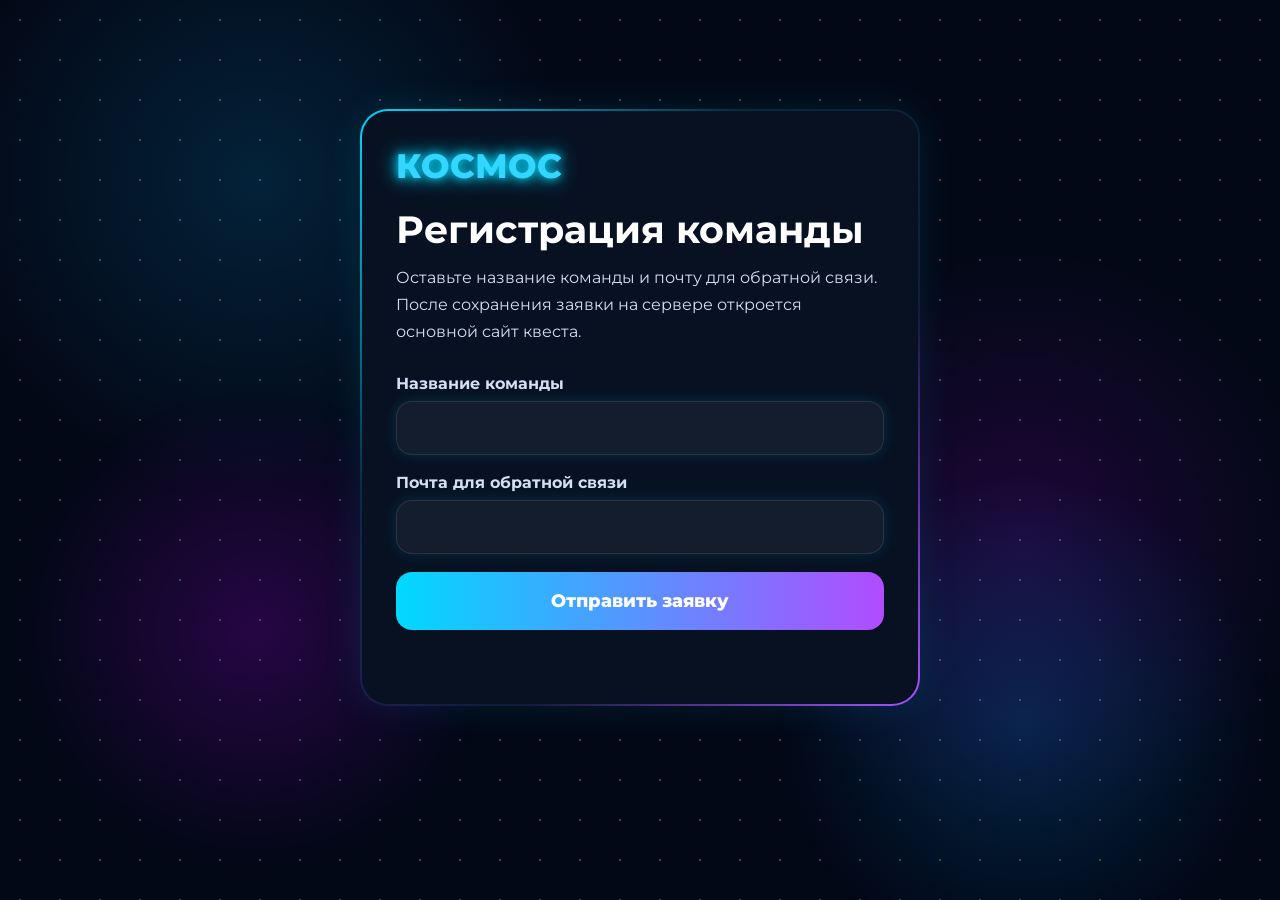
<file: frontend/register.html>
<!doctype html>
<html lang="ru">
<head>
  <meta charset="utf-8">
  <meta http-equiv="refresh" content="0; url=../register.html">
  <title>Переход к регистрации</title>
</head>
<body>
  <a href="../register.html">Перейти к регистрации команды</a>
</body>
</html>
</file>
<file: style.css>
*{
    margin:0;
    padding:0;
    box-sizing:border-box;
    font-family:'Montserrat',sans-serif;
}

body{
    min-height:100vh;
    background:
        radial-gradient(circle at 20% 20%, rgba(0,180,255,.15), transparent 25%),
        radial-gradient(circle at 80% 60%, rgba(180,0,255,.15), transparent 25%),
        #030816;
    overflow-x:hidden;
    color:white;
}

/* ЗВЕЗДЫ */

body::before{
    content:"";
    position:fixed;
    inset:0;
    background-image:
    radial-gradient(white 1px, transparent 1px);
    background-size:40px 40px;
    opacity:.25;
    z-index:-2;
}

body::after{
    content:"";
    position:fixed;
    inset:0;
    background:
    radial-gradient(circle at 80% 80%, rgba(0,150,255,.2), transparent 20%),
    radial-gradient(circle at 20% 70%, rgba(180,0,255,.2), transparent 20%);
    z-index:-1;
}

.container{
    width:min(1400px,90%);
    margin:auto;
}

/* NAVBAR */

.navbar{
    margin-top:25px;
    display:flex;
    justify-content:space-between;
    align-items:center;

    padding:18px 30px;

    border-radius:24px;

    background:rgba(15,20,40,.55);
    backdrop-filter:blur(16px);

    border:1px solid rgba(255,255,255,.08);

    box-shadow:
    0 0 30px rgba(0,255,255,.08);
}

.logo{
    font-size:42px;
    font-weight:800;
    color:#33d6ff;

    text-shadow:
    0 0 10px #00d9ff,
    0 0 20px #00d9ff;
}

.menu{
    display:flex;
    gap:15px;
}

.menu button{
    cursor:pointer;
    color:white;
    background:transparent;
    border:none;
    padding:14px 26px;
    border-radius:14px;
    font-size:18px;
    transition:.3s;
}

.menu button.active{
    border:1px solid rgba(0,255,255,.6);

    box-shadow:
    0 0 15px rgba(0,217,255,.4),
    0 0 25px rgba(177,76,255,.3);

    background:rgba(255,255,255,.03);
}

.profile{
    display:flex;
    align-items:center;
    gap:12px;
    padding:12px 20px;
    border-radius:18px;
    background:rgba(255,255,255,.05);
}

.avatar{
    width:42px;
    height:42px;
    border-radius:50%;
    background:#223;
}

/* HEADER */

.title{
    margin:50px 0 30px;
    font-size:52px;
    font-weight:800;
}

/* GRID */

.content{
    display:grid;
    grid-template-columns:2fr 1fr;
    gap:30px;
}

/* CARD */

.card{
    position:relative;
    padding:2px;
    border-radius:28px;

    background:
    linear-gradient(
        135deg,
        #00d9ff,
        rgba(0,217,255,.1),
        rgba(177,76,255,.1),
        #b14cff
    );
}

.card-inner{
    background:#071122;
    border-radius:26px;
    padding:30px;
    height:100%;
}

.task-title{
    font-size:34px;
    font-weight:700;
    margin-bottom:20px;
}

.task-text{
    line-height:1.8;
    font-size:18px;
    color:#d4def5;
}

.task-image{
    margin-top:30px;
    height:260px;
    border-radius:18px;

    background:
    radial-gradient(circle at center,
    rgba(0,217,255,.3),
    rgba(0,0,0,0));

    border:1px solid rgba(255,255,255,.08);

    display:flex;
    align-items:center;
    justify-content:center;
    color:#00d9ff;
}

/* RIGHT SIDE */

.sidebar{
    display:flex;
    flex-direction:column;
    gap:25px;
}

.progress-card,
.answer-card,
.help-card{
    padding:2px;
    border-radius:24px;

    background:
    linear-gradient(
        135deg,
        #00d9ff,
        #b14cff
    );
}

.panel{
    border-radius:22px;
    background:#081221;
    padding:25px;
}

.progress-top{
    display:flex;
    justify-content:space-between;
    margin-bottom:15px;
}

.progress{
    height:10px;
    border-radius:10px;
    background:#1f2b40;
}

.progress-fill{
    width:65%;
    height:100%;
    border-radius:10px;

    background:
    linear-gradient(
    90deg,
    #ff4e88,
    #ffc857
    );
}

.panel h3{
    font-size:30px;
    margin-bottom:20px;
}

input{
    width:100%;
    padding:18px;
    border:none;
    outline:none;

    background:#0f1f35;
    color:white;

    border-radius:16px;

    border:1px solid rgba(0,217,255,.5);

    box-shadow:
    0 0 15px rgba(0,217,255,.15);
}

.submit{
    width:100%;
    margin-top:20px;
    border:none;

    cursor:pointer;

    color:white;
    font-size:18px;
    font-weight:700;

    padding:18px;

    border-radius:16px;

    background:
    linear-gradient(
    90deg,
    #00d9ff,
    #b14cff
    );

    transition:.3s;
}

.submit:hover{
    transform:translateY(-2px);

    box-shadow:
    0 0 20px rgba(0,217,255,.5),
    0 0 30px rgba(177,76,255,.4);
}

.help-item{
    padding:18px 0;
    border-bottom:1px solid rgba(255,255,255,.08);
    cursor:pointer;
}

.help-item:last-child{
    border-bottom:none;
}

.answer-result{
    margin-top:15px;
    color:#00ff9d;
    font-weight:600;
}

.page-layout{
    margin-top:40px;
}

.lesson-card{
    margin-top:25px;
    padding:25px;

    border-radius:20px;

    background:
    rgba(255,255,255,.03);

    border:1px solid rgba(255,255,255,.08);
}

.lesson-card h2{
    margin-bottom:12px;
}

.lesson-card p{
    color:#cfd9ee;
    line-height:1.8;
}

.neon-btn{
    margin-top:20px;

    padding:12px 25px;

    border:none;
    border-radius:12px;

    cursor:pointer;

    color:white;

    background:
    linear-gradient(
        90deg,
        #00d9ff,
        #b14cff
    );
}

.stats-grid{
    display:grid;

    grid-template-columns:
    repeat(auto-fit,minmax(220px,1fr));

    gap:20px;

    margin:30px 0;
}

.stat-box{
    text-align:center;

    padding:25px;

    border-radius:20px;

    background:
    rgba(255,255,255,.04);

    border:1px solid rgba(255,255,255,.08);
}

.stat-box h2{
    margin-top:10px;
    color:#00d9ff;
}

/* leaderboard.css */
.leaderboard-card {
    padding: 2px;
    border-radius: 28px;
    background: linear-gradient(135deg, #00d9ff, #b14cff);
    margin-top: 30px;
}

.leaderboard-inner {
    background: #071122;
    border-radius: 26px;
    padding: 30px;
    overflow-x: auto;
}

.leaderboard-inner h2 {
    font-size: 28px;
    margin-bottom: 20px;
    color: #00d9ff;
}

.leaderboard {
    width: 100%;
    border-collapse: collapse;
    font-size: 16px;
}

.leaderboard th {
    background: rgba(0, 217, 255, 0.15);
    padding: 16px 12px;
    text-align: center;
    color: #aad0ff;
    font-weight: 600;
}

.leaderboard td {
    padding: 14px 12px;
    text-align: center;
    border-bottom: 1px solid rgba(255, 255, 255, 0.06);
}

.leaderboard tr:hover {
    background: rgba(255, 255, 255, 0.03);
}

.leaderboard .current-user {
    background: rgba(0, 217, 255, 0.10);
    box-shadow: inset 0 0 20px rgba(0, 217, 255, 0.05);
    border-left: 3px solid #00d9ff;
}

.leaderboard .current-user td {
    font-weight: 600;
    color: #b3e8ff;
}

.badge-gold {
    color: #ffd966;
}

.badge-silver {
    color: #b0b8c0;
}

.badge-bronze {
    color: #cd7f32;
}

.empty-message {
    text-align: center;
    padding: 40px 0;
    color: #8899bb;
    font-size: 18px;
}

.update-info {
    margin-top: 20px;
    padding: 15px 20px;
    background: rgba(0, 217, 255, 0.05);
    border-radius: 16px;
    border: 1px solid rgba(0, 217, 255, 0.15);
    color: #99bbdd;
    font-size: 14px;
    display: flex;
    justify-content: space-between;
    align-items: center;
    flex-wrap: wrap;
    gap: 12px;
}

.update-info .refresh-btn {
    background: linear-gradient(90deg, #00d9ff, #b14cff);
    border: none;
    color: white;
    padding: 8px 22px;
    border-radius: 30px;
    font-weight: 600;
    cursor: pointer;
    transition: 0.3s;
    font-size: 14px;
}

.update-info .refresh-btn:hover {
    transform: scale(1.04);
    box-shadow: 0 0 20px rgba(0, 217, 255, 0.4);
}

.rank-col {
    font-weight: 700;
    width: 60px;
}

@media (max-width: 700px) {
    .leaderboard th,
    .leaderboard td {
        padding: 10px 6px;
        font-size: 13px;
    }
    .leaderboard-inner {
        padding: 16px;
    }
}

.menu-link{
    text-decoration:none;
    color:white;
    padding:14px 26px;
    border-radius:14px;
    transition:.3s;
}

.menu-link.active{
    border:1px solid rgba(0,255,255,.6);
    box-shadow:
        0 0 15px rgba(0,217,255,.4),
        0 0 25px rgba(177,76,255,.3);
}

@media(max-width:1000px){

    .content{
        grid-template-columns:1fr;
    }

    .navbar{
        flex-direction:column;
        gap:20px;
    }

    .menu{
        flex-wrap:wrap;
        justify-content:center;
    }

    .title{
        font-size:36px;
    }
}
</file>
<file: profile.css>
/* profile.css */
.profile-grid {
    display: grid;
    grid-template-columns: 380px 1fr;
    gap: 30px;
    margin-top: 30px;
}

/* Левая карточка профиля */
.profile-card {
    padding: 2px;
    border-radius: 28px;
    background: linear-gradient(135deg, #00d9ff, #b14cff);
}

.profile-card-inner {
    background: #071122;
    border-radius: 26px;
    padding: 35px 25px;
    text-align: center;
    min-height: 500px;
    display: flex;
    flex-direction: column;
    align-items: center;
}

.avatar-large {
    width: 140px;
    height: 140px;
    border-radius: 50%;
    background: linear-gradient(135deg, #0a1a3a, #1a2a5a);
    border: 3px solid #00d9ff;
    display: flex;
    align-items: center;
    justify-content: center;
    font-size: 64px;
    margin-bottom: 20px;
    box-shadow: 0 0 40px rgba(0, 217, 255, 0.2);
    transition: 0.3s;
}

.avatar-large:hover {
    transform: scale(1.05);
    box-shadow: 0 0 60px rgba(0, 217, 255, 0.3);
}

.profile-card-inner h2 {
    font-size: 28px;
    margin-bottom: 6px;
    color: #ffffff;
}

.user-title {
    color: #00d9ff;
    font-size: 16px;
    font-weight: 600;
    margin-bottom: 25px;
    padding: 6px 18px;
    background: rgba(0, 217, 255, 0.1);
    border-radius: 20px;
    border: 1px solid rgba(0, 217, 255, 0.2);
}

.user-stats {
    display: flex;
    justify-content: space-around;
    width: 100%;
    margin: 10px 0 25px;
    padding: 15px 0;
    border-top: 1px solid rgba(255, 255, 255, 0.06);
    border-bottom: 1px solid rgba(255, 255, 255, 0.06);
}

.stat-item {
    display: flex;
    flex-direction: column;
    align-items: center;
}

.stat-value {
    font-size: 24px;
    font-weight: 700;
    color: #00d9ff;
}

.stat-label {
    font-size: 12px;
    color: #8899bb;
    margin-top: 4px;
}

.edit-profile-btn {
    background: linear-gradient(90deg, #00d9ff, #b14cff);
    border: none;
    color: white;
    padding: 12px 30px;
    border-radius: 30px;
    font-weight: 600;
    cursor: pointer;
    transition: 0.3s;
    font-size: 16px;
    margin-top: auto;
}

.edit-profile-btn:hover {
    transform: translateY(-2px);
    box-shadow: 0 0 30px rgba(0, 217, 255, 0.3);
}

/* Правая колонка */
.profile-details {
    background: #071122;
    border-radius: 26px;
    padding: 30px;
    border: 1px solid rgba(255, 255, 255, 0.06);
    min-height: 500px;
}

/* Вкладки */
.tabs {
    display: flex;
    gap: 10px;
    border-bottom: 1px solid rgba(255, 255, 255, 0.08);
    padding-bottom: 15px;
    margin-bottom: 25px;
}

.tab-btn {
    background: transparent;
    border: none;
    color: #8899bb;
    padding: 10px 20px;
    border-radius: 12px;
    cursor: pointer;
    font-size: 16px;
    font-weight: 600;
    transition: 0.3s;
    font-family: 'Montserrat', sans-serif;
}

.tab-btn:hover {
    color: #ffffff;
    background: rgba(255, 255, 255, 0.05);
}

.tab-btn.active {
    color: #00d9ff;
    background: rgba(0, 217, 255, 0.1);
}

.tab-content {
    min-height: 350px;
}

.tab-panel {
    display: none;
    animation: fadeIn 0.3s ease;
}

.tab-panel.active {
    display: block;
}

@keyframes fadeIn {
    from { opacity: 0; transform: translateY(10px); }
    to { opacity: 1; transform: translateY(0); }
}

/* Детальная статистика */
.stats-grid-detailed {
    display: grid;
    grid-template-columns: repeat(3, 1fr);
    gap: 16px;
}

.stat-box-detailed {
    background: rgba(255, 255, 255, 0.03);
    padding: 20px;
    border-radius: 16px;
    border: 1px solid rgba(255, 255, 255, 0.06);
    display: flex;
    align-items: center;
    gap: 15px;
    transition: 0.3s;
}

.stat-box-detailed:hover {
    background: rgba(255, 255, 255, 0.05);
    border-color: rgba(0, 217, 255, 0.2);
}

.stat-icon {
    font-size: 32px;
    opacity: 0.8;
}

.stat-number {
    font-size: 22px;
    font-weight: 700;
    color: #ffffff;
}

.stat-box-detailed .stat-label {
    font-size: 12px;
    color: #8899bb;
    margin-top: 2px;
}

/* Достижения */
.achievements-grid {
    display: grid;
    grid-template-columns: repeat(auto-fill, minmax(150px, 1fr));
    gap: 16px;
}

.achievement-item {
    background: rgba(255, 255, 255, 0.03);
    padding: 20px 15px;
    border-radius: 16px;
    text-align: center;
    border: 1px solid rgba(255, 255, 255, 0.06);
    transition: 0.3s;
}

.achievement-item.locked {
    opacity: 0.4;
    filter: grayscale(0.8);
}

.achievement-item.unlocked {
    border-color: rgba(0, 217, 255, 0.3);
    background: rgba(0, 217, 255, 0.05);
}

.achievement-item:hover {
    transform: translateY(-3px);
    box-shadow: 0 10px 30px rgba(0, 0, 0, 0.2);
}

.achievement-icon {
    font-size: 40px;
    display: block;
    margin-bottom: 10px;
}

.achievement-name {
    font-size: 14px;
    font-weight: 600;
    color: #ffffff;
    margin-bottom: 4px;
}

.achievement-desc {
    font-size: 12px;
    color: #8899bb;
}

/* Настройки */
.settings-group {
    margin-bottom: 30px;
    padding-bottom: 30px;
    border-bottom: 1px solid rgba(255, 255, 255, 0.06);
}

.settings-group:last-child {
    border-bottom: none;
    margin-bottom: 0;
}

.settings-group h3 {
    font-size: 18px;
    margin-bottom: 15px;
    color: #aad0ff;
}

.settings-row {
    display: flex;
    gap: 12px;
    align-items: center;
    flex-wrap: wrap;
}

.settings-row input {
    flex: 1;
    min-width: 200px;
}

.settings-btn {
    background: linear-gradient(90deg, #00d9ff, #b14cff);
    border: none;
    color: white;
    padding: 10px 25px;
    border-radius: 30px;
    font-weight: 600;
    cursor: pointer;
    transition: 0.3s;
    font-family: 'Montserrat', sans-serif;
}

.settings-btn:hover {
    transform: translateY(-2px);
    box-shadow: 0 0 20px rgba(0, 217, 255, 0.3);
}

.settings-btn.danger {
    background: linear-gradient(90deg, #ff4444, #ff6b6b);
}

.settings-btn.danger:hover {
    box-shadow: 0 0 30px rgba(255, 68, 68, 0.4);
}

.avatar-options {
    display: flex;
    gap: 12px;
    flex-wrap: wrap;
}

.avatar-option {
    width: 50px;
    height: 50px;
    border-radius: 50%;
    border: 2px solid rgba(255, 255, 255, 0.1);
    background: rgba(255, 255, 255, 0.05);
    font-size: 24px;
    cursor: pointer;
    transition: 0.3s;
    display: flex;
    align-items: center;
    justify-content: center;
}

.avatar-option:hover {
    border-color: #00d9ff;
    transform: scale(1.1);
    background: rgba(0, 217, 255, 0.1);
}

.avatar-option.active {
    border-color: #00d9ff;
    background: rgba(0, 217, 255, 0.2);
    box-shadow: 0 0 20px rgba(0, 217, 255, 0.2);
}

/* Адаптивность */
@media (max-width: 1100px) {
    .profile-grid {
        grid-template-columns: 1fr;
    }
    
    .profile-card-inner {
        min-height: auto;
    }
    
    .stats-grid-detailed {
        grid-template-columns: repeat(2, 1fr);
    }
}

@media (max-width: 600px) {
    .stats-grid-detailed {
        grid-template-columns: 1fr;
    }
    
    .tabs {
        flex-wrap: wrap;
    }
    
    .tab-btn {
        flex: 1;
        text-align: center;
        padding: 8px 12px;
        font-size: 14px;
    }
    
    .user-stats {
        flex-direction: column;
        gap: 12px;
    }
}
</file>
